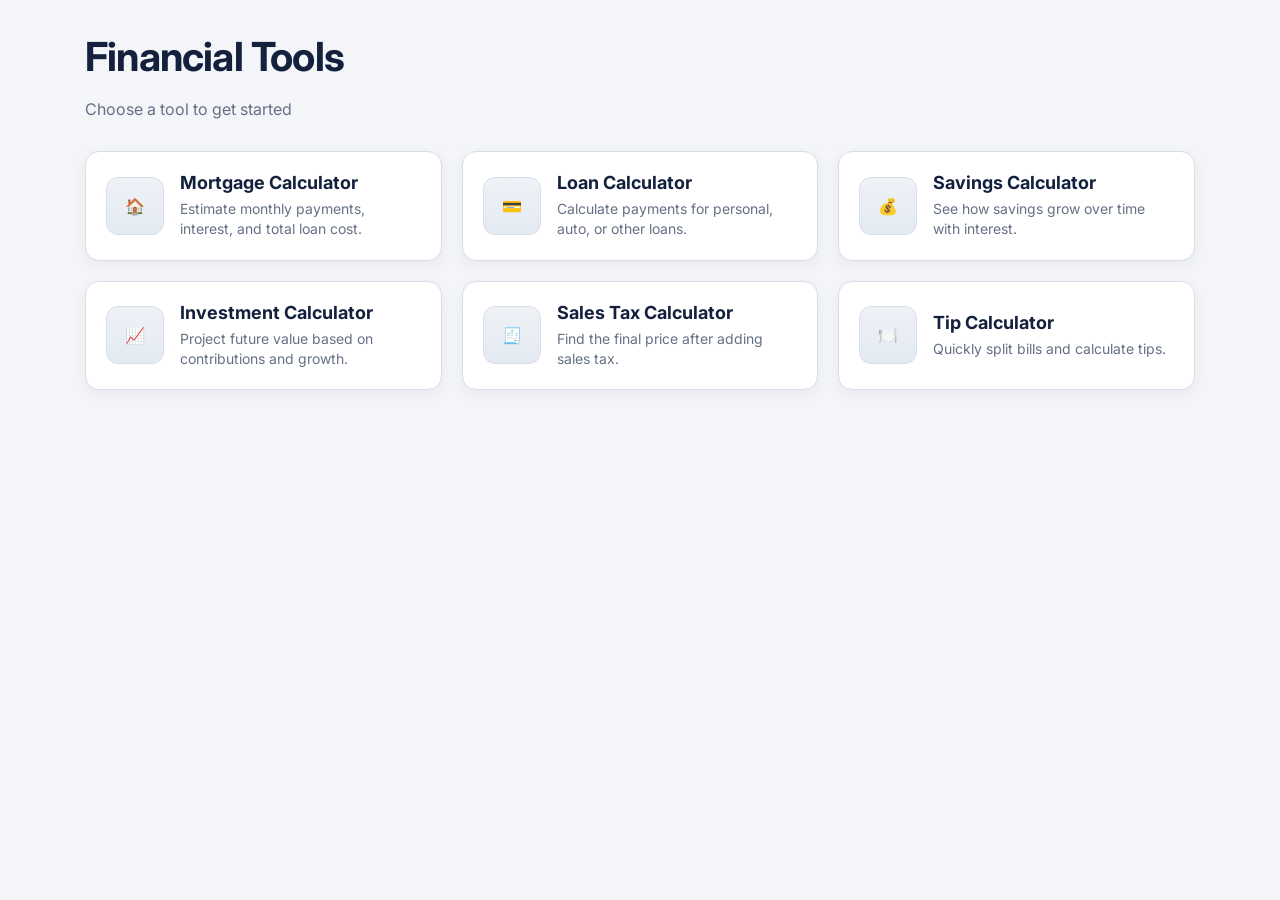
<file: index.html>
<!DOCTYPE html>
<html lang="en">
<head>
  <meta charset="UTF-8" />
  <meta name="viewport" content="width=device-width, initial-scale=1.0" />

<!-- Google Font -->
  <link href="https://fonts.googleapis.com/css2?family=Inter:wght@400;600;700;800&display=swap" rel="stylesheet">

  <title>Financial Tools</title>
  <link rel="stylesheet" href="css/base.css">
  <link rel="stylesheet" href="css/home.css">
</head>
<body>
  <div class="container">
    <h1>Financial Tools</h1>
    <p class="subtitle">Choose a tool to get started</p>

    <div class="game-grid">
      <a href="mortgage-calculator.html" class="game-card">
        <div class="icon-box">🏠</div>
        <div class="card-text">
          <h2>Mortgage Calculator</h2>
          <p>Estimate monthly payments, interest, and total loan cost.</p>
        </div>
      </a>

       <a href="loan-calculator.html" class="game-card">
        <div class="icon-box">💳</div>
        <div class="card-text">
          <h2>Loan Calculator</h2>
          <p>Calculate payments for personal, auto, or other loans.</p>
        </div>
      </a>

      <a href="savings-calculator.html" class="game-card">
        <div class="icon-box">💰</div>
        <div class="card-text">
          <h2>Savings Calculator</h2>
          <p>See how savings grow over time with interest.</p>
        </div>
      </a>

      <a href="investment-calculator.html" class="game-card">
        <div class="icon-box">📈</div>
        <div class="card-text">
          <h2>Investment Calculator</h2>
          <p>Project future value based on contributions and growth.</p>
        </div>
      </a>

      <a href="#" class="game-card">
        <div class="icon-box">🧾</div>
        <div class="card-text">
          <h2>Sales Tax Calculator</h2>
          <p>Find the final price after adding sales tax.</p>
        </div>
      </a>

      <a href="tip-calculator.html" class="game-card">
        <div class="icon-box">🍽️</div>
        <div class="card-text">
          <h2>Tip Calculator</h2>
          <p>Quickly split bills and calculate tips.</p>
        </div>
      </a>
    </div>
  </div>
</body>
</html>
</file>
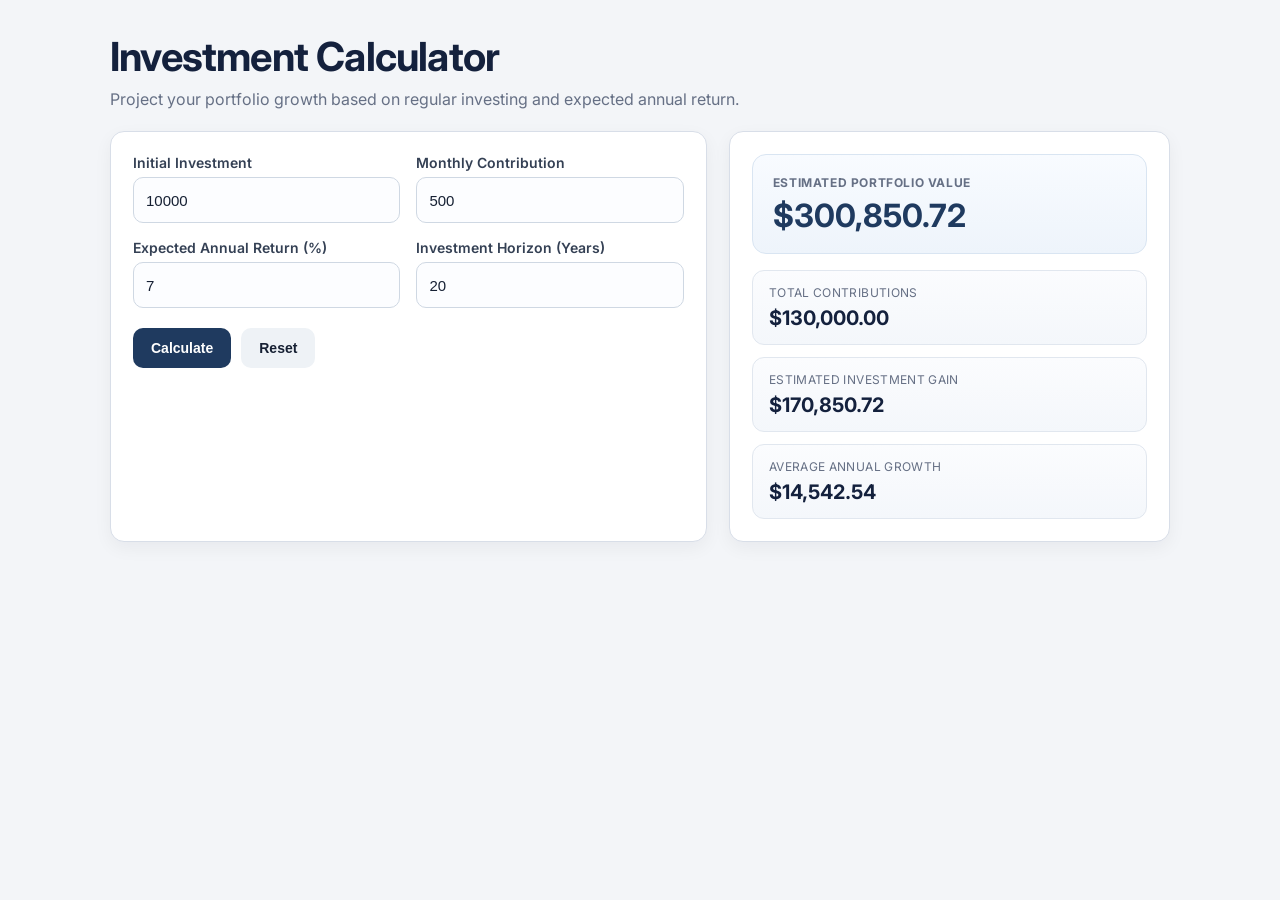
<file: investment-calculator.html>
<!DOCTYPE html>
<html lang="en">
<head>
  <meta charset="UTF-8" />
  <meta name="viewport" content="width=device-width, initial-scale=1.0" />

  <link href="https://fonts.googleapis.com/css2?family=Inter:wght@400;600;700;800&display=swap" rel="stylesheet">

  <title>Investment Calculator</title>
  <meta
    name="description"
    content="Estimate investment growth with starting amount, monthly contribution, expected return, and time horizon."
  />
  <link rel="stylesheet" href="css/base.css">
  <link rel="stylesheet" href="css/calculator.css">
</head>
<body>
  <main class="page-wrap">
    <section class="hero">
      <h1>Investment Calculator</h1>
      <p>Project your portfolio growth based on regular investing and expected annual return.</p>
    </section>

    <div id="validationMessage" class="validation-message" role="alert" aria-live="assertive" hidden></div>

    <section class="calculator-layout">
      <div class="panel form-panel">
        <form id="investmentForm" novalidate>
          <div class="form-grid">
            <div class="field">
              <label for="initialInvestment">Initial Investment</label>
              <input type="number" id="initialInvestment" value="10000" min="0" step="100" inputmode="decimal" />
            </div>

            <div class="field">
              <label for="monthlyContribution">Monthly Contribution</label>
              <input type="number" id="monthlyContribution" value="500" min="0" step="10" inputmode="decimal" />
            </div>

            <div class="field">
              <label for="annualReturn">Expected Annual Return (%)</label>
              <input type="number" id="annualReturn" value="7" min="0" step="0.01" inputmode="decimal" />
            </div>

            <div class="field">
              <label for="years">Investment Horizon (Years)</label>
              <input type="number" id="years" value="20" min="1" step="1" inputmode="numeric" />
            </div>
          </div>

          <div class="button-row">
            <button class="btn btn-primary" type="submit">Calculate</button>
            <button class="btn btn-secondary" id="resetBtn" type="button">Reset</button>
          </div>
        </form>
      </div>

      <aside class="panel results-panel" aria-live="polite">
        <div class="main-result-card">
          <div class="result-kicker">Estimated Portfolio Value</div>
          <div class="main-result" id="futureValueResult">$0.00</div>
        </div>

        <div class="stats-grid">
          <div class="stat-card">
            <span class="stat-label">Total Contributions</span>
            <span class="stat-value" id="contributionsResult">$0.00</span>
          </div>

          <div class="stat-card">
            <span class="stat-label">Estimated Investment Gain</span>
            <span class="stat-value" id="gainResult">$0.00</span>
          </div>

          <div class="stat-card">
            <span class="stat-label">Average Annual Growth</span>
            <span class="stat-value" id="annualGrowthResult">$0.00</span>
          </div>
        </div>
      </aside>
    </section>
  </main>

  <script src="investment.js"></script>
</body>
</html>
</file>
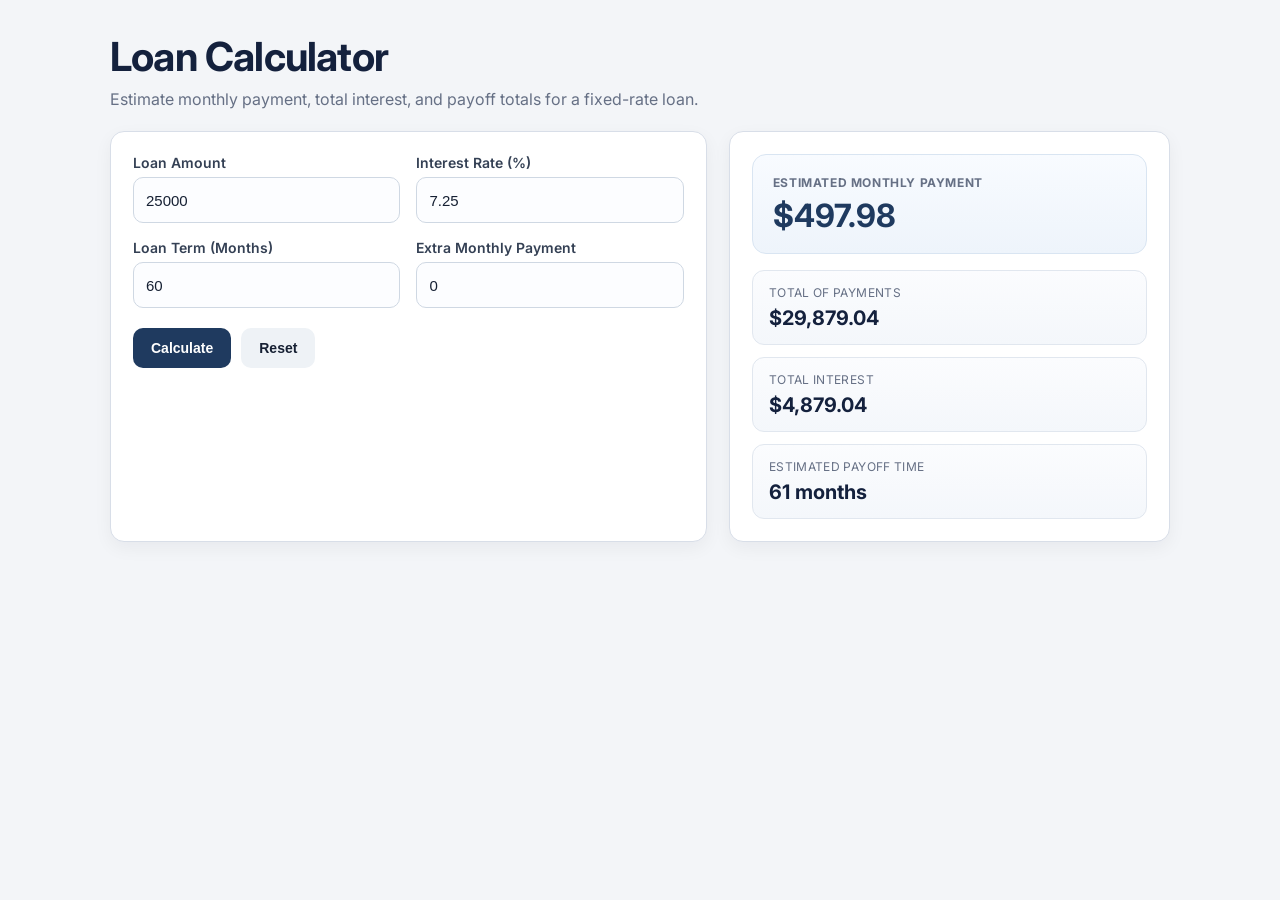
<file: loan-calculator.html>
<!DOCTYPE html>
<html lang="en">
<head>
  <meta charset="UTF-8" />
  <meta name="viewport" content="width=device-width, initial-scale=1.0" />

  <link href="https://fonts.googleapis.com/css2?family=Inter:wght@400;600;700;800&display=swap" rel="stylesheet">

  <title>Loan Calculator</title>
 
  <meta
    name="description"
    content="Calculate monthly loan payments, total interest, and total repayment amount."
  />
  <link rel="stylesheet" href="css/base.css">
  <link rel="stylesheet" href="css/calculator.css">
</head>
<body>
  
 <main class="page-wrap">
    <section class="hero">
      <h1>Loan Calculator</h1>
      <p>Estimate monthly payment, total interest, and payoff totals for a fixed-rate loan.</p>
    </section>

    <div id="validationMessage" class="validation-message" role="alert" aria-live="assertive" hidden></div>

    <section class="calculator-layout">
      <div class="panel form-panel">
        <form id="loanForm" novalidate>
          <div class="form-grid">
            <div class="field">
              <label for="loanAmount">Loan Amount</label>
              <input type="number" id="loanAmount" value="25000" min="0" step="100" inputmode="decimal" />
            </div>

            <div class="field">
              <label for="interestRate">Interest Rate (%)</label>
              <input type="number" id="interestRate" value="7.25" min="0" step="0.01" inputmode="decimal" />
            </div>

            <div class="field">
              <label for="loanTermMonths">Loan Term (Months)</label>
              <input type="number" id="loanTermMonths" value="60" min="1" step="1" inputmode="numeric" />
            </div>

            <div class="field">
              <label for="extraPayment">Extra Monthly Payment</label>
              <input type="number" id="extraPayment" value="0" min="0" step="1" inputmode="decimal" />
            </div>
          </div>

          <div class="button-row">
            <button class="btn btn-primary" type="submit">Calculate</button>
            <button class="btn btn-secondary" id="resetBtn" type="button">Reset</button>
          </div>
        </form>
      </div>

      <aside class="panel results-panel" aria-live="polite">
        <div class="main-result-card">
          <div class="result-kicker">Estimated Monthly Payment</div>
          <div class="main-result" id="monthlyResult">$0.00</div>
        </div>

        <div class="stats-grid">
          <div class="stat-card">
            <span class="stat-label">Total of Payments</span>
            <span class="stat-value" id="totalPaidResult">$0.00</span>
          </div>

          <div class="stat-card">
            <span class="stat-label">Total Interest</span>
            <span class="stat-value" id="totalInterestResult">$0.00</span>
          </div>

          <div class="stat-card">
            <span class="stat-label">Estimated Payoff Time</span>
            <span class="stat-value" id="payoffTimeResult">0 months</span>
          </div>
        </div>
      </aside>
    </section>
  </main>

  <script src="loan.js"></script>
</body>
</html>
</file>
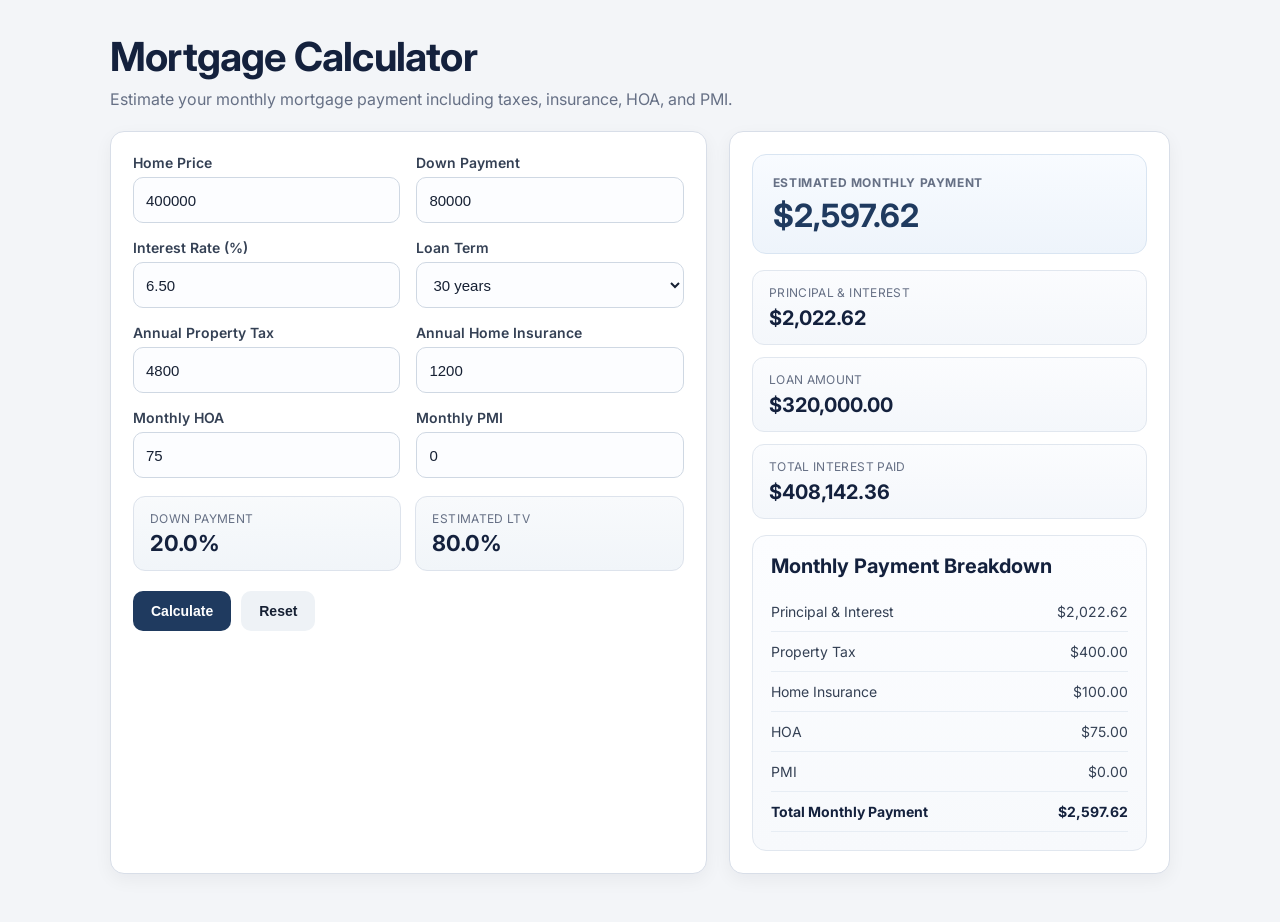
<file: mortgage-calculator.html>
<!DOCTYPE html>
<html lang="en">
<head>
  <meta charset="UTF-8" />
  <meta name="viewport" content="width=device-width, initial-scale=1.0" />

  <!-- Google Font -->
  <link href="https://fonts.googleapis.com/css2?family=Inter:wght@400;600;700;800&display=swap" rel="stylesheet">

  
  <title>Mortgage Calculator</title>
  <meta
    name="description"
    content="Estimate your monthly mortgage payment including principal, interest, taxes, insurance, HOA, and PMI."
  />
  <link rel="stylesheet" href="css/base.css">
  <link rel="stylesheet" href="css/calculator.css">
</head>
<body>
  <main class="page-wrap">
    <section class="hero">
      <h1>Mortgage Calculator</h1>
      <p>
        Estimate your monthly mortgage payment including taxes, insurance, HOA, and PMI.
      </p>
    </section>

    <div id="validationMessage" class="validation-message" role="alert" aria-live="assertive" hidden></div>

    <section class="calculator-layout">
      <div class="panel form-panel">
        <form id="mortgageForm" novalidate>
          <div class="form-grid">
            <div class="field">
              <label for="homePrice">Home Price</label>
              <input type="number" id="homePrice" value="400000" min="0" step="1000" inputmode="decimal" />
            </div>

            <div class="field">
              <label for="downPayment">Down Payment</label>
              <input type="number" id="downPayment" value="80000" min="0" step="1000" inputmode="decimal" />
            </div>

            <div class="field">
              <label for="interestRate">Interest Rate (%)</label>
              <input type="number" id="interestRate" value="6.50" min="0" step="0.01" inputmode="decimal" />
            </div>

            <div class="field">
              <label for="loanTerm">Loan Term</label>
              <select id="loanTerm">
                <option value="30" selected>30 years</option>
                <option value="20">20 years</option>
                <option value="15">15 years</option>
                <option value="10">10 years</option>
              </select>
            </div>

            <div class="field">
              <label for="propertyTax">Annual Property Tax</label>
              <input type="number" id="propertyTax" value="4800" min="0" step="100" inputmode="decimal" />
            </div>

            <div class="field">
              <label for="insurance">Annual Home Insurance</label>
              <input type="number" id="insurance" value="1200" min="0" step="100" inputmode="decimal" />
            </div>

            <div class="field">
              <label for="hoa">Monthly HOA</label>
              <input type="number" id="hoa" value="75" min="0" step="1" inputmode="decimal" />
            </div>

            <div class="field">
              <label for="pmi">Monthly PMI</label>
              <input type="number" id="pmi" value="0" min="0" step="1" inputmode="decimal" />
            </div>
          </div>

          <div class="meta-row">
            <div class="meta-box">
              <span class="meta-label">Down payment</span>
              <span class="meta-value" id="downPaymentPercent">0%</span>
            </div>
            <div class="meta-box">
              <span class="meta-label">Estimated LTV</span>
              <span class="meta-value" id="ltvPercent">0%</span>
            </div>
          </div>

          <div class="button-row">
            <button class="btn btn-primary" id="calculateBtn" type="submit">Calculate</button>
            <button class="btn btn-secondary" id="resetBtn" type="button">Reset</button>
          </div>
        </form>
      </div>

      <aside class="panel results-panel" aria-live="polite">
       
  <div class="main-result-card">
    <div class="result-kicker">Estimated Monthly Payment</div>
    <div class="main-result" id="totalResult">$0.00</div>
  </div>

  <div class="stats-grid">
    <div class="stat-card">
      <span class="stat-label">Principal &amp; Interest</span>
      <span class="stat-value" id="piResult">$0.00</span>
    </div>

    <div class="stat-card">
      <span class="stat-label">Loan Amount</span>
      <span class="stat-value" id="loanAmountResult">$0.00</span>
    </div>

    <div class="stat-card">
      <span class="stat-label">Total Interest Paid</span>
      <span class="stat-value" id="interestPaidResult">$0.00</span>
    </div>
  </div>

  <div class="breakdown">
    <h2>Monthly Payment Breakdown</h2>

    <div class="breakdown-row">
      <span>Principal &amp; Interest</span>
      <span id="breakdownPI">$0.00</span>
    </div>
    <div class="breakdown-row">
      <span>Property Tax</span>
      <span id="breakdownTax">$0.00</span>
    </div>
    <div class="breakdown-row">
      <span>Home Insurance</span>
      <span id="breakdownInsurance">$0.00</span>
    </div>
    <div class="breakdown-row">
      <span>HOA</span>
      <span id="breakdownHOA">$0.00</span>
    </div>
    <div class="breakdown-row">
      <span>PMI</span>
      <span id="breakdownPMI">$0.00</span>
    </div>
    <div class="breakdown-row total-row">
      <span>Total Monthly Payment</span>
      <span id="breakdownTotal">$0.00</span>
    </div>
  </div>
      </aside>
    </section>
  </main>

  <script src="mortgage.js"></script>
</body>
</html>
</file>
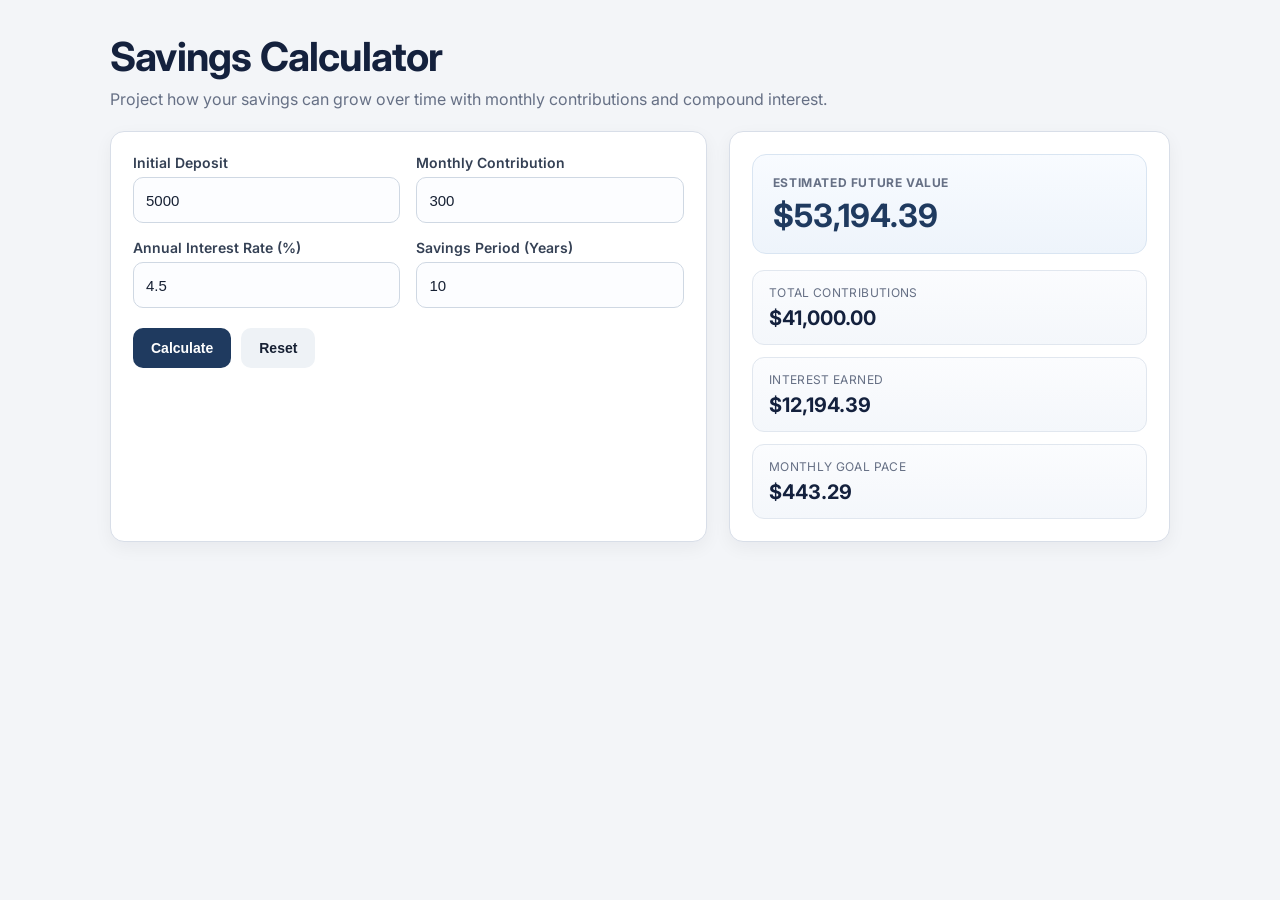
<file: savings-calculator.html>
<!DOCTYPE html>
<html lang="en">
<head>
  <meta charset="UTF-8" />
  <meta name="viewport" content="width=device-width, initial-scale=1.0" />

  <link href="https://fonts.googleapis.com/css2?family=Inter:wght@400;600;700;800&display=swap" rel="stylesheet">

  <title>Savings Calculator</title>
  <meta
    name="description"
    content="Estimate future savings growth based on starting balance, monthly contributions, interest rate, and time horizon."
  />
  <link rel="stylesheet" href="css/base.css">
  <link rel="stylesheet" href="css/calculator.css">
</head>
<body>
  <main class="page-wrap">
    <section class="hero">
      <h1>Savings Calculator</h1>
      <p>Project how your savings can grow over time with monthly contributions and compound interest.</p>
    </section>

    <div id="validationMessage" class="validation-message" role="alert" aria-live="assertive" hidden></div>

    <section class="calculator-layout">
      <div class="panel form-panel">
        <form id="savingsForm" novalidate>
          <div class="form-grid">
            <div class="field">
              <label for="initialDeposit">Initial Deposit</label>
              <input type="number" id="initialDeposit" value="5000" min="0" step="100" inputmode="decimal" />
            </div>

            <div class="field">
              <label for="monthlyContribution">Monthly Contribution</label>
              <input type="number" id="monthlyContribution" value="300" min="0" step="10" inputmode="decimal" />
            </div>

            <div class="field">
              <label for="annualRate">Annual Interest Rate (%)</label>
              <input type="number" id="annualRate" value="4.5" min="0" step="0.01" inputmode="decimal" />
            </div>

            <div class="field">
              <label for="years">Savings Period (Years)</label>
              <input type="number" id="years" value="10" min="1" step="1" inputmode="numeric" />
            </div>
          </div>

          <div class="button-row">
            <button class="btn btn-primary" type="submit">Calculate</button>
            <button class="btn btn-secondary" id="resetBtn" type="button">Reset</button>
          </div>
        </form>
      </div>

      <aside class="panel results-panel" aria-live="polite">
        <div class="main-result-card">
          <div class="result-kicker">Estimated Future Value</div>
          <div class="main-result" id="futureValueResult">$0.00</div>
        </div>

        <div class="stats-grid">
          <div class="stat-card">
            <span class="stat-label">Total Contributions</span>
            <span class="stat-value" id="contributionsResult">$0.00</span>
          </div>

          <div class="stat-card">
            <span class="stat-label">Interest Earned</span>
            <span class="stat-value" id="interestEarnedResult">$0.00</span>
          </div>

          <div class="stat-card">
            <span class="stat-label">Monthly Goal Pace</span>
            <span class="stat-value" id="monthlyPaceResult">$0.00</span>
          </div>
        </div>
      </aside>
    </section>
  </main>

  <script src="savings.js"></script>
</body>
</html>
</file>
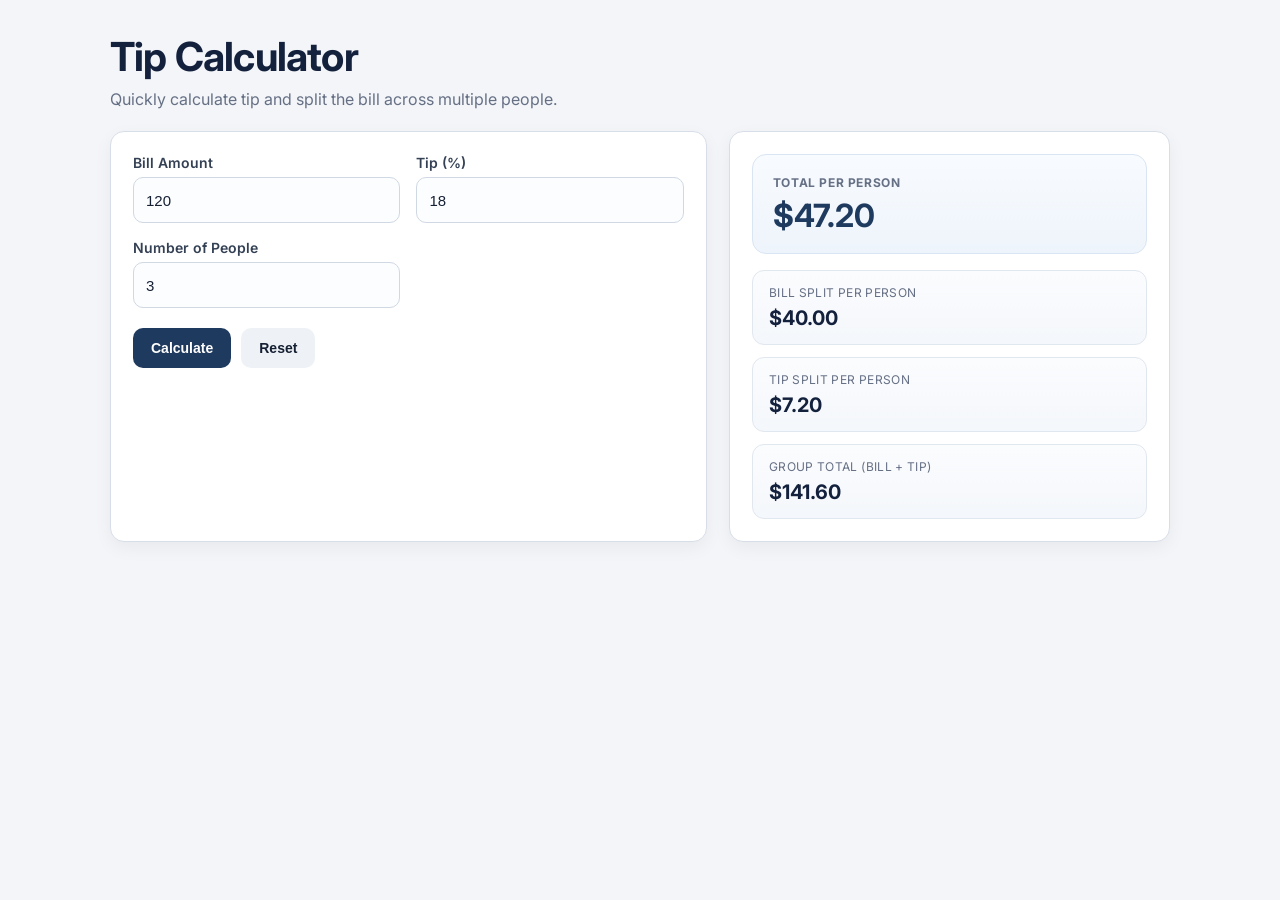
<file: tip-calculator.html>
<!DOCTYPE html>
<html lang="en">
<head>
  <meta charset="UTF-8" />
  <meta name="viewport" content="width=device-width, initial-scale=1.0" />

  <link href="https://fonts.googleapis.com/css2?family=Inter:wght@400;600;700;800&display=swap" rel="stylesheet">

  <title>Tip Calculator</title>
  <meta
    name="description"
    content="Calculate tip amount, total bill, and split payment per person."
  />
  <link rel="stylesheet" href="css/base.css">
  <link rel="stylesheet" href="css/calculator.css">
</head>
<body>
  <main class="page-wrap">
    <section class="hero">
      <h1>Tip Calculator</h1>
      <p>Quickly calculate tip and split the bill across multiple people.</p>
    </section>

    <div id="validationMessage" class="validation-message" role="alert" aria-live="assertive" hidden></div>

    <section class="calculator-layout">
      <div class="panel form-panel">
        <form id="tipForm" novalidate>
          <div class="form-grid">
            <div class="field">
              <label for="billAmount">Bill Amount</label>
              <input type="number" id="billAmount" value="120" min="0" step="0.01" inputmode="decimal" />
            </div>

            <div class="field">
              <label for="tipPercent">Tip (%)</label>
              <input type="number" id="tipPercent" value="18" min="0" step="0.1" inputmode="decimal" />
            </div>

            <div class="field">
              <label for="peopleCount">Number of People</label>
              <input type="number" id="peopleCount" value="3" min="1" step="1" inputmode="numeric" />
            </div>
          </div>

          <div class="button-row">
            <button class="btn btn-primary" type="submit">Calculate</button>
            <button class="btn btn-secondary" id="resetBtn" type="button">Reset</button>
          </div>
        </form>
      </div>

      <aside class="panel results-panel" aria-live="polite">
        <div class="main-result-card">
          <div class="result-kicker">Total Per Person</div>
          <div class="main-result" id="totalPerPersonResult">$0.00</div>
        </div>

        <div class="stats-grid">
          <div class="stat-card">
            <span class="stat-label">Bill Split Per Person</span>
            <span class="stat-value" id="billSplitResult">$0.00</span>
          </div>

          <div class="stat-card">
            <span class="stat-label">Tip Split Per Person</span>
            <span class="stat-value" id="tipSplitResult">$0.00</span>
          </div>

          <div class="stat-card">
            <span class="stat-label">Group Total (Bill + Tip)</span>
            <span class="stat-value" id="groupTotalResult">$0.00</span>
          </div>
        </div>
      </aside>
    </section>
  </main>

  <script src="tip.js"></script>
</body>
</html>
</file>
<file: css/base.css>
* {
  box-sizing: border-box;
}

body {
  margin: 0;
  font-family: 'Inter', Arial, sans-serif;
  background: #f3f5f8;
  color: #162033;
}

a {
  text-decoration: none;
  color: inherit;
}

.container {
  max-width: 1150px;
  margin: 0 auto;
  padding: 32px 20px 48px;
}

h1 {
  margin: 0 0 8px;
  font-size: 40px;
  font-weight: 700;
  letter-spacing: -0.02em;
  color: #14213d;
}

.subtitle {
  margin-bottom: 30px;
  color: #667085;
  font-size: 16px;
  line-height: 1.5;
}
</file>
<file: css/home.css>
.game-grid {
  display: grid;
  grid-template-columns: repeat(3, 1fr);
  gap: 20px;
}

.game-card {
  display: flex;
  gap: 16px;
  align-items: center;
  background: #ffffff;
  padding: 20px;
  border-radius: 14px;
  border: 1px solid #d8dee8;
  box-shadow: 0 4px 14px rgba(16, 24, 40, 0.05);
  transition: transform 0.18s ease, box-shadow 0.18s ease, border-color 0.18s ease;
}

.game-card:hover {
  transform: translateY(-2px);
  box-shadow: 0 10px 24px rgba(16, 24, 40, 0.08);
  border-color: #c7d0dc;
}

.icon-box {
  width: 58px;
  height: 58px;
  border-radius: 12px;
  background: linear-gradient(180deg, #eef2f7 0%, #e4eaf2 100%);
  border: 1px solid #d8dee8;
  display: flex;
  align-items: center;
  justify-content: center;
  flex-shrink: 0;
}

.icon-box svg {
  width: 24px;
  height: 24px;
  stroke: #344054;
}

.card-text h2 {
  margin: 0 0 6px;
  font-size: 18px;
  font-weight: 700;
  color: #14213d;
}

.card-text p {
  margin: 0;
  color: #667085;
  font-size: 14px;
  line-height: 1.45;
}

@media (max-width: 900px) {
  .game-grid {
    grid-template-columns: repeat(2, 1fr);
  }
}

@media (max-width: 600px) {
  .game-grid {
    grid-template-columns: 1fr;
  }
}
</file>
<file: css/calculator.css>
.calculator-layout {
  display: grid;
  grid-template-columns: 1.15fr 0.85fr;
  gap: 22px;
}

.panel {
  background: #ffffff;
  border-radius: 14px;
  border: 1px solid #d8dee8;
  padding: 22px;
  box-shadow: 0 6px 18px rgba(16, 24, 40, 0.05);
}

.form-grid {
  display: grid;
  grid-template-columns: repeat(2, 1fr);
  gap: 16px;
}

.field {
  display: flex;
  flex-direction: column;
}

.field label {
  margin-bottom: 6px;
  font-weight: 600;
  font-size: 14px;
  color: #344054;
}

.field input,
.field select {
  height: 46px;
  border: 1px solid #cfd8e3;
  border-radius: 10px;
  padding: 0 12px;
  font-size: 15px;
  background: #fcfdff;
  color: #162033;
}

.field input:focus,
.field select:focus {
  outline: none;
  border-color: #98a2b3;
  box-shadow: 0 0 0 3px rgba(152, 162, 179, 0.12);
}

.meta-row {
  display: grid;
  grid-template-columns: repeat(2, 1fr);
  gap: 14px;
  margin-top: 18px;
}

.meta-box {
  padding: 14px 16px;
  border: 1px solid #dde3ec;
  border-radius: 12px;
  background: linear-gradient(180deg, #f8fafc 0%, #f1f5f9 100%);
}

.meta-label {
  display: block;
  margin-bottom: 4px;
  font-size: 12px;
  color: #667085;
  text-transform: uppercase;
  letter-spacing: 0.03em;
}

.meta-value {
  display: block;
  font-size: 22px;
  font-weight: 700;
  color: #14213d;
}

.button-row {
  margin-top: 20px;
  display: flex;
  gap: 10px;
}

.btn {
  padding: 12px 18px;
  border-radius: 10px;
  font-weight: 700;
  border: none;
  cursor: pointer;
  font-size: 14px;
}

.btn-primary {
  background: #1f3a5f;
  color: white;
}

.btn-primary:hover {
  background: #19314f;
}

.btn-secondary {
  background: #eef2f6;
  color: #162033;
}

.results-panel {
  display: flex;
  flex-direction: column;
  gap: 16px;
}

.main-result-card {
  background: linear-gradient(180deg, #f8fbff 0%, #eef4fb 100%);
  border: 1px solid #d9e5f2;
  border-radius: 14px;
  padding: 20px;
}

.result-kicker {
  font-size: 12px;
  font-weight: 700;
  text-transform: uppercase;
  letter-spacing: 0.05em;
  color: #667085;
  margin-bottom: 8px;
}

.main-result {
  font-size: 32px;
  font-weight: 700;
  color: #1f3a5f;
  line-height: 1.1;
}

.stats-grid {
  display: grid;
  gap: 12px;
}

.stat-card {
  background: linear-gradient(180deg, #fbfcfe 0%, #f4f7fb 100%);
  border: 1px solid #e1e7ef;
  border-radius: 12px;
  padding: 14px 16px;
}

.stat-label {
  display: block;
  font-size: 12px;
  text-transform: uppercase;
  letter-spacing: 0.03em;
  color: #667085;
  margin-bottom: 6px;
}

.stat-value {
  display: block;
  font-size: 20px;
  font-weight: 700;
  color: #14213d;
}

.breakdown {
  background: linear-gradient(180deg, #fcfdff 0%, #f7f9fc 100%);
  border: 1px solid #e1e7ef;
  border-radius: 14px;
  padding: 18px;
}

.breakdown h2 {
  margin: 0 0 14px;
  font-size: 20px;
  font-weight: 700;
  color: #14213d;
}

.breakdown-row {
  display: flex;
  justify-content: space-between;
  padding: 11px 0;
  border-bottom: 1px solid #e7edf4;
  font-size: 14px;
  color: #344054;
}

.total-row {
  font-weight: 700;
  color: #14213d;
}

@media (max-width: 900px) {
  .calculator-layout {
    grid-template-columns: 1fr;
  }

  .form-grid {
    grid-template-columns: 1fr;
  }
}



.page-wrap {
  max-width: 1100px;
  margin: 0 auto;
  padding: 32px 20px 48px;
}

.hero h1 {
  margin: 0;
  font-size: 40px;
  color: #14213d;
}

.hero p {
  margin: 8px 0 22px;
  color: #667085;
  font-size: 16px;
}

.validation-message {
  margin-bottom: 16px;
  padding: 12px 14px;
  border-radius: 10px;
  border: 1px solid #fecaca;
  background: #fff1f2;
  color: #9f1239;
  font-size: 14px;
}
</file>
